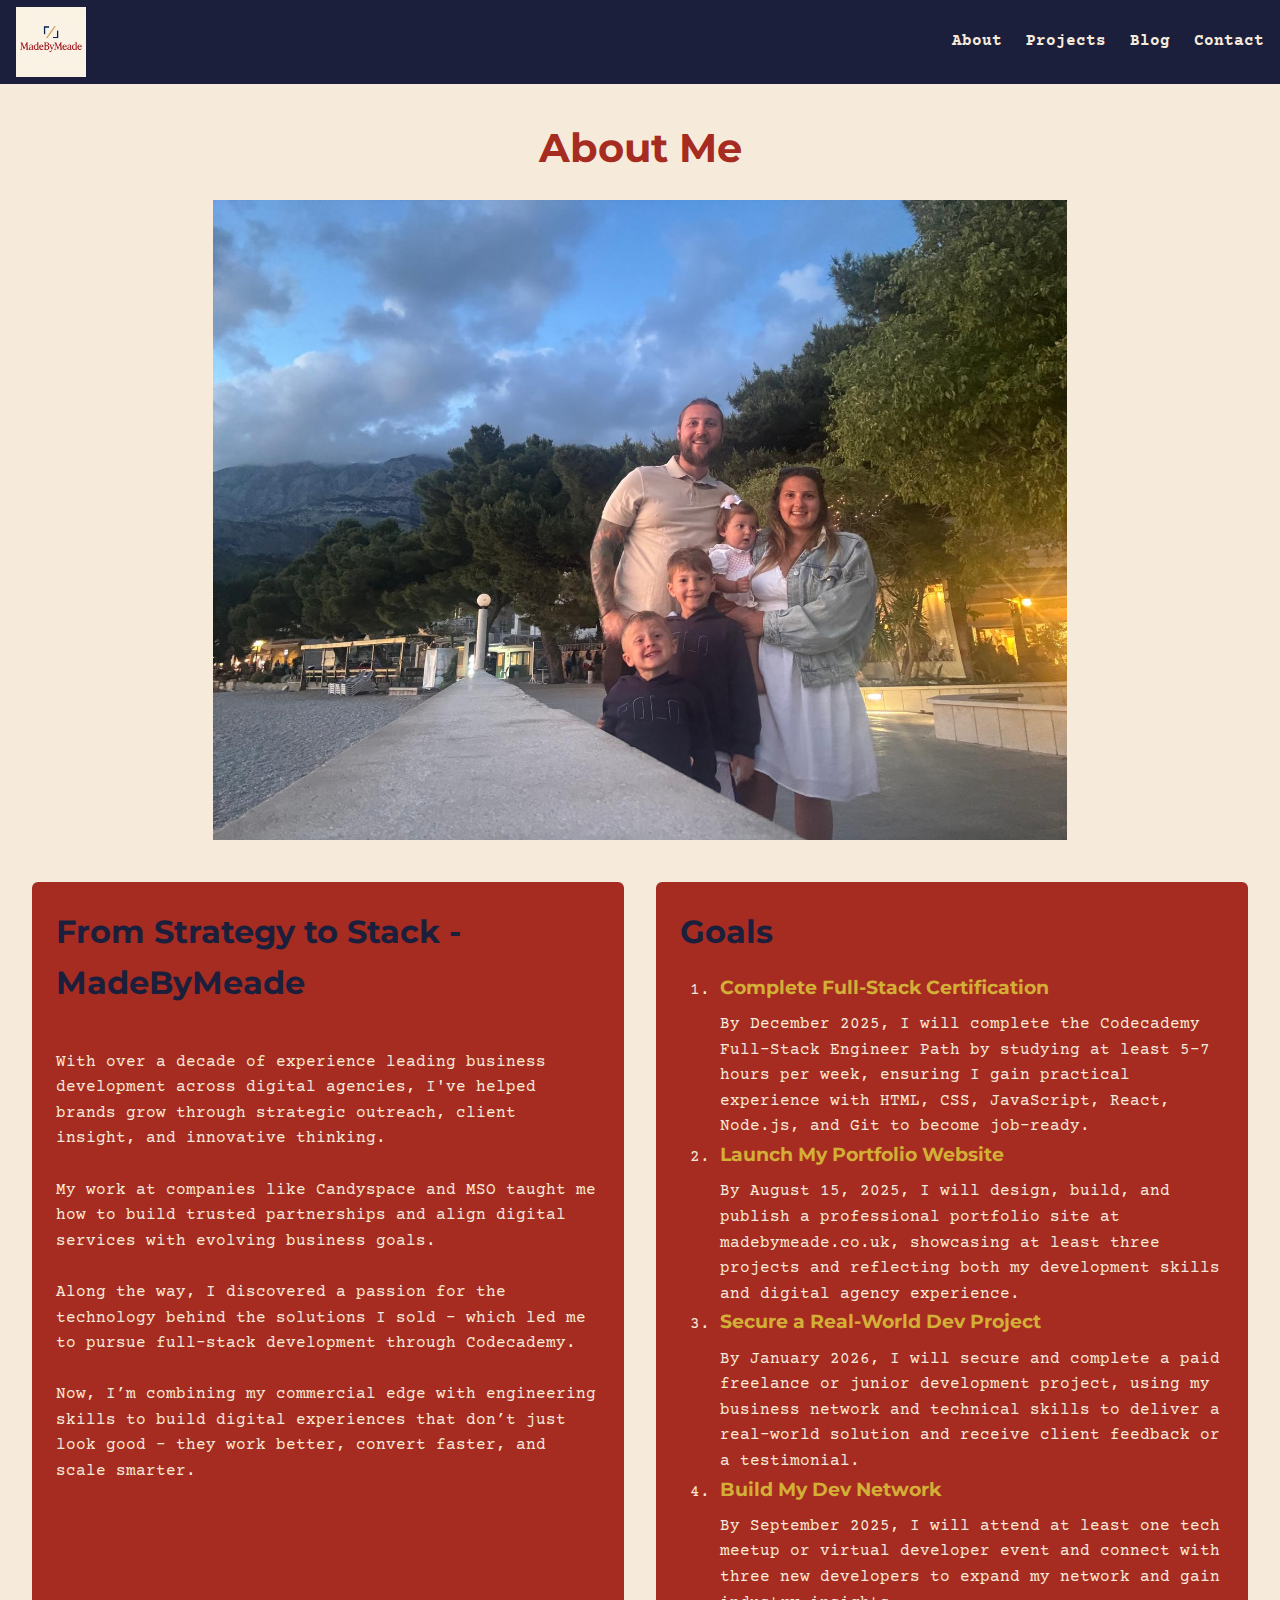
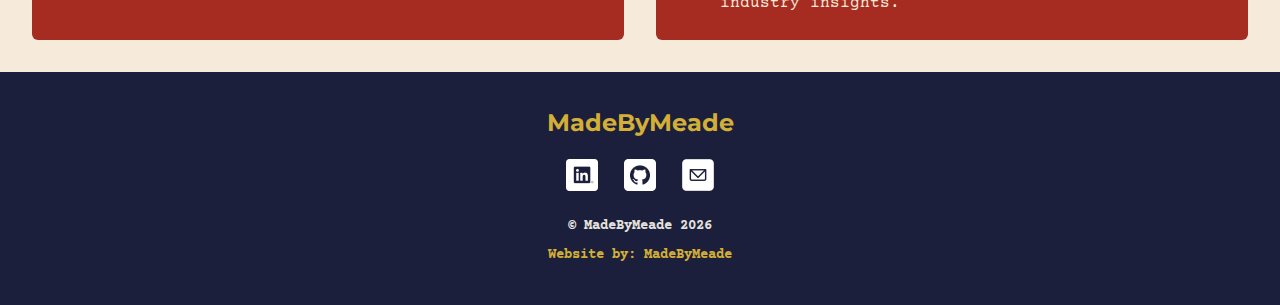
<file: about.html>
<!DOCTYPE html>
<html lang="en">
<head>
    <meta charset="UTF-8">
    <meta name="viewport" content="width=device-width, initial-scale=1.0">
    <title>About Sam Meade | MadeByMeade</title>
    <link rel="stylesheet" href="./index.css">
    <link rel="icon" type="image/ico" href="./Images/favicon.png">
    <script src="./script.js"></script>
    <!-- Google Font Imports -->
    <link rel="preconnect" href="https://fonts.googleapis.com">
    <link rel="preconnect" href="https://fonts.gstatic.com" crossorigin>
    <link href="https://fonts.googleapis.com/css2?family=Courier+Prime:ital,wght@0,400;0,700;1,400;1,700&display=swap" rel="stylesheet">
    <link href="https://fonts.googleapis.com/css2?family=Montserrat:ital,wght@0,100..900;1,100..900&display=swap" rel="stylesheet">
</head>
<body>
    <!-- Header Section -->
    <header>
        <!-- Logo Section-->
        <div class="desktop-logo">
            <a href="./index.html">
                <img src="./Images/secondary-logo.png" alt="Company Logo">
            </a>
        </div>
        <!-- Navigation -->
        <nav aria-label="Navigation">
            <ul>
                <li><a href="./about.html">About</a></li>
                <li><a href="#projects">Projects</a></li>
                <li><a href="#blog">Blog</a></li>
                <li><a href="./contact.html">Contact</a></li>
            </ul>
        </nav>
  
    </header>

    <!-- Main Section -->
    <main role="main">
        <!-- About Me Section -->
        <section class="about-me-section" role="region" aria-labelledby="about-me-heading">
            <!-- About Me Header-->
            <div class="about-me-header">
                <h1>About Me</h1>
            </div>
            <!-- Image Section -->
            <div class="image-section">
                <img src="./Images/about-us-photo.jpg" alt="Sam Meade with his family – About section photo" title="My Family & Me">
            </div>
            <!-- About Me Tiles-->
            <div class="about-me-tiles">
                <!-- Bio Section-->
                <div class="bio-section">
                    <h2 class="section-title">From Strategy to Stack - MadeByMeade</h2><br>
                    <p>With over a decade of experience leading business development across digital agencies, I've helped brands grow through strategic outreach, client insight, and innovative thinking.</p><br>
                    <p>My work at companies like Candyspace and MSO taught me how to build trusted partnerships and align digital services with evolving business goals.</p><br>
                    <p>Along the way, I discovered a passion for the technology behind the solutions I sold - which led me to pursue full-stack development through Codecademy.</p><br>
                    <p>Now, I’m combining my commercial edge with engineering skills to build digital experiences that don’t just look good - they work better, convert faster, and scale smarter.</p>
                </div>
    
                <div class="goals-section">
                    <h2 class="section-title">Goals</h2>
                        <ol>
                            <li class="goal">
                                <h3>Complete Full-Stack Certification</h3>
                                <p>By December 2025, I will complete the Codecademy Full-Stack Engineer Path by studying at least 5–7 hours per week, ensuring I gain practical experience with HTML, CSS, JavaScript, React, Node.js, and Git to become job-ready.</p>
                            </li>
                            <li class="goal">
                                <h3>Launch My Portfolio Website</h3>
                                <p>By August 15, 2025, I will design, build, and publish a professional portfolio site at madebymeade.co.uk, showcasing at least three projects and reflecting both my development skills and digital agency experience.</p>
                            </li>
                            <li class="goal">
                                <h3>Secure a Real-World Dev Project</h3>
                                <p>By January 2026, I will secure and complete a paid freelance or junior development project, using my business network and technical skills to deliver a real-world solution and receive client feedback or a testimonial.
                                </li></p>
                            <li class="goal">
                                <h3>Build My Dev Network</h3>
                                <p>By September 2025, I will attend at least one tech meetup or virtual developer event and connect with three new developers to expand my network and gain industry insights.</p>
                            </li>
                        </ol>
                </div>
            </div>
         </section>
    </main>

    <!-- Footer -->
    <footer role="contentinfo">
        <!-- Agency Details -->
        <div class="agency-icons">
            <h2>MadeByMeade</h2>
            <a href="https://www.linkedin.com/in/sammeade/" target="_blank" aria-label="Linkedin">
                <img src="./Images/linkedin-icon.png" class="agency-icon" alt="Linkedin icon">
            </a>    
            <a href="https://github.com/SamMeade24" target="_blank" aria-label="GitHub">
                <img src="./Images/GitHub-icon.png" class="agency-icon" alt="GitHub icon">
            </a> 
            <a href="mailto:sammeade1990@outlook.com" target="_blank" aria-label="Email">
                <img src="./Images/email-icon.png" class="agency-icon" alt="Email icon" title="Email">
            </a>
        </div>

        <!-- Company Signature -->
        <div class="web-signature">
            <div id="copyright">
                <h5>© MadeByMeade 2025</h5>
            </div>

            <div id="agency-signature">
                <h5><a href="https://www.linkedin.com/in/sammeade/" target="_blank">Website by: MadeByMeade</a></h5>
            </div>
        </div>
    </footer>
</body>
</html>
</file>
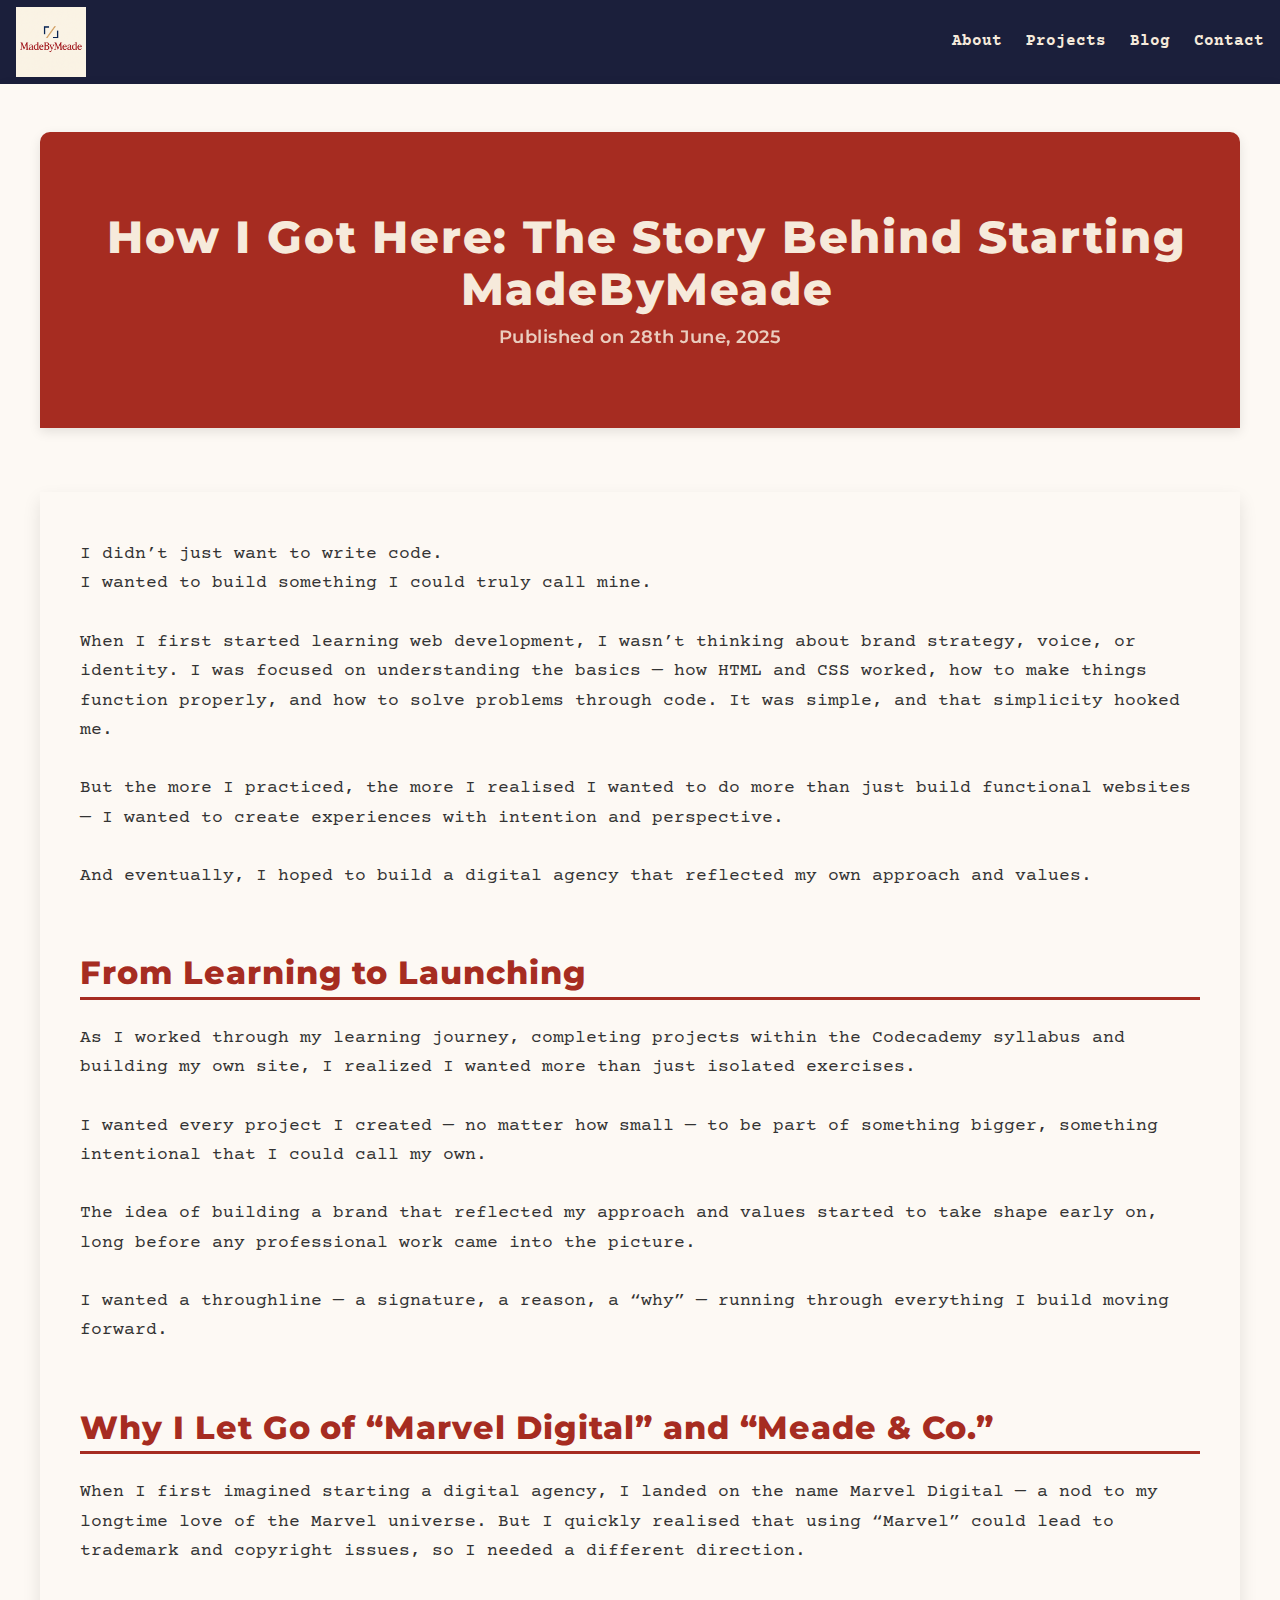
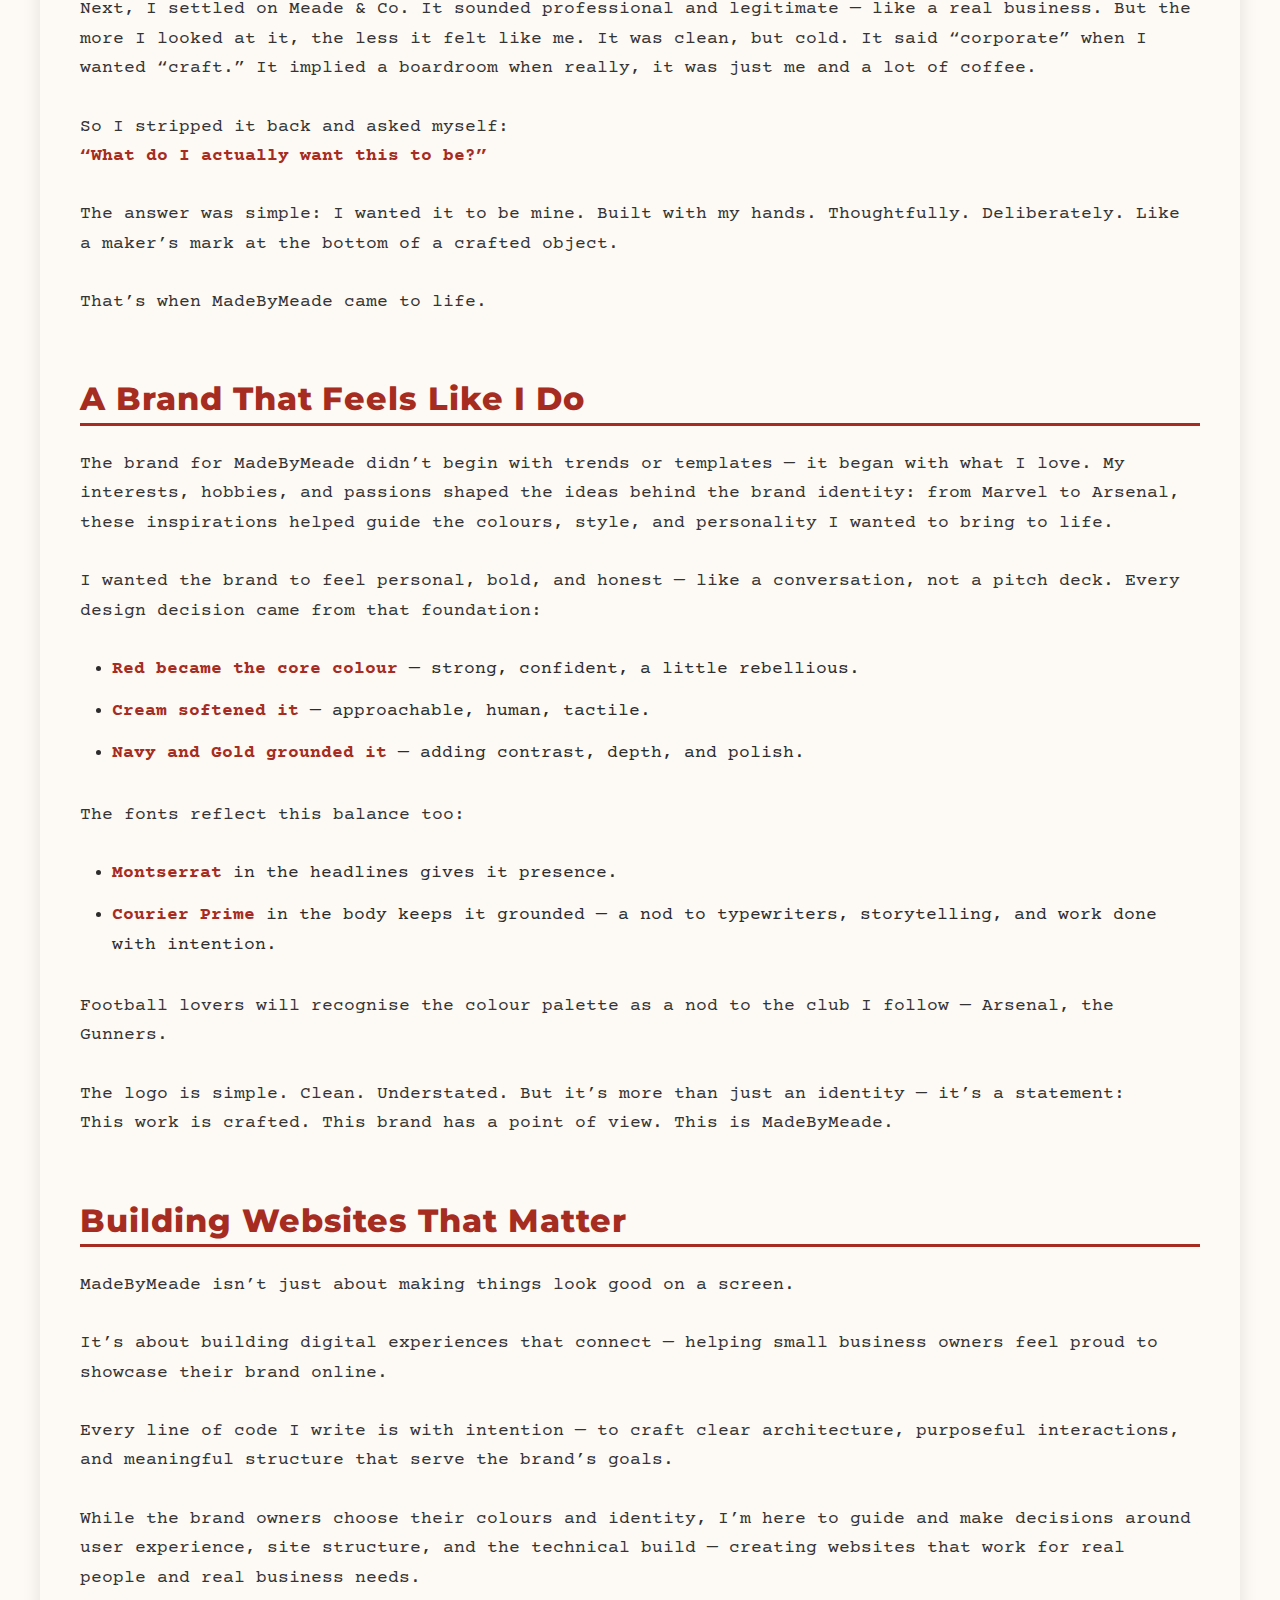
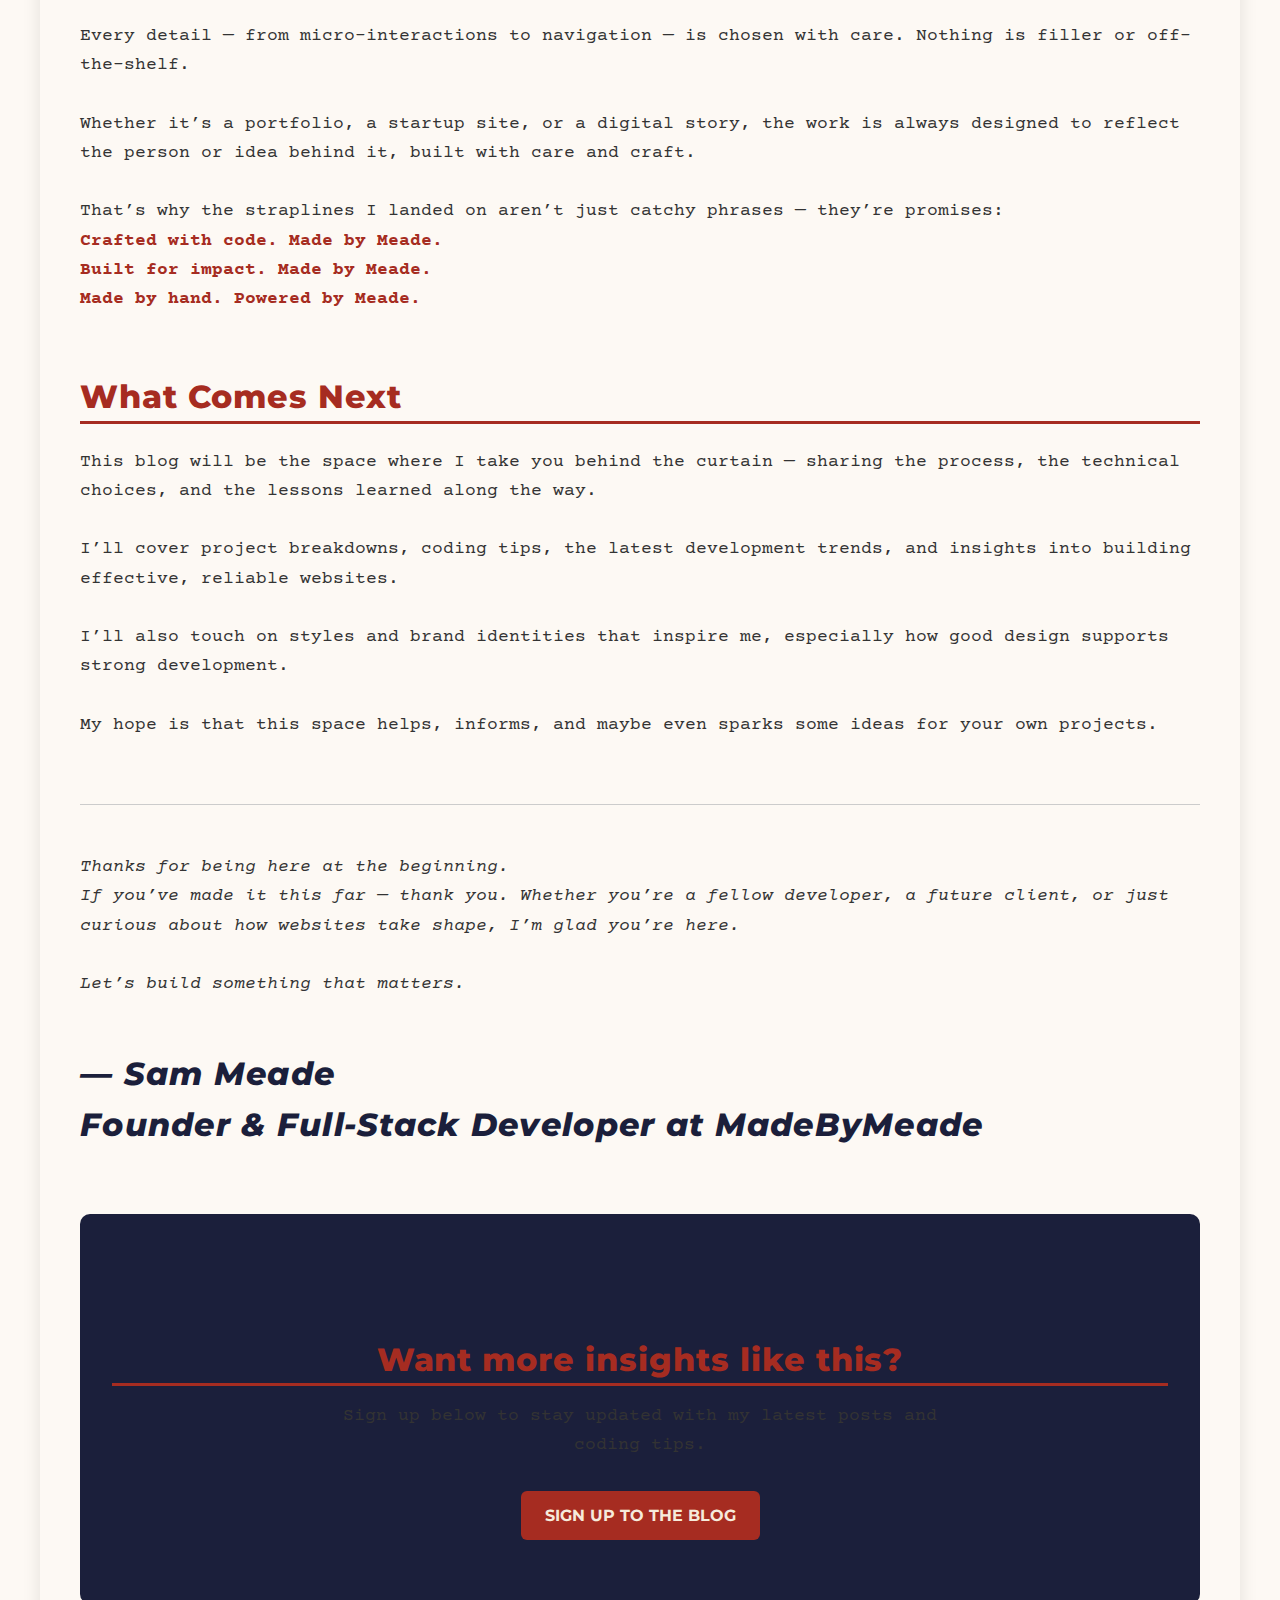
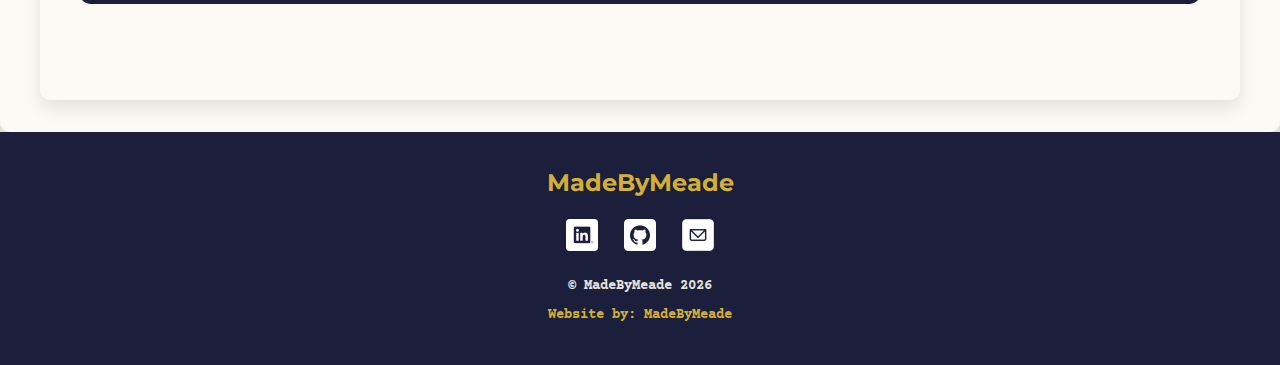
<file: blog-how-i-got-here.html>
<!DOCTYPE html>
<html lang="en">
    <head>
        <meta charset="UTF-8" />
        <meta name="viewport" content="width=device-width, initial-scale=1.0" />
        <title>Blog: How I Got Here | MadeByMeade</title>
        <link rel="stylesheet" href="./index.css" />
        <link rel="icon" type="image/ico" href="./Images/favicon.png" />
        <script src="./script.js"></script>
        <!-- Google Font Imports -->
        <link rel="preconnect" href="https://fonts.googleapis.com" />
        <link rel="preconnect" href="https://fonts.gstatic.com" crossorigin />
        <link
            href="https://fonts.googleapis.com/css2?family=Courier+Prime:ital,wght@0,400;0,700;1,400;1,700&display=swap"
            rel="stylesheet"
        />
        <link
            href="https://fonts.googleapis.com/css2?family=Montserrat:ital,wght@0,100..900;1,100..900&display=swap"
            rel="stylesheet"
        />
    </head>
    <body>
        <!-- Header Section -->
        <header>
            <!-- Logo Section-->
            <div class="desktop-logo">
                <a href="./index.html">
                    <img src="./Images/secondary-logo.png" alt="Company Logo" />
                </a>
            </div>
            <!-- Navigation -->
            <nav aria-label="Navigation">
                <ul>
                    <li><a href="./about.html">About</a></li>
                    <li><a href="#projects">Projects</a></li>
                    <li><a href="./blog.html">Blog</a></li>
                    <li><a href="./contact.html">Contact</a></li>
                </ul>
            </nav>
        </header>

        <!-- Main Section -->
        <main role="main" class="blog-post">
            <section class="blog-hero">
                <h1 class="blog-title">How I Got Here: The Story Behind Starting MadeByMeade</h1>
                <p class="blog-date">Published on 28th June, 2025</p>
            </section>
            
            <article class="blog-post">
                <section>
                    <p>I didn’t just want to write code.<br />
                    I wanted to build something I could truly call mine.</p>

                    <p>When I first started learning web development, I wasn’t thinking about brand strategy, voice, or identity. I was focused on understanding the basics — how HTML and CSS worked, how to make things function properly, and how to solve problems through code. It was simple, and that simplicity hooked me.</p>

                    <p>But the more I practiced, the more I realised I wanted to do more than just build functional websites — I wanted to create experiences with intention and perspective.</p>

                    <p>And eventually, I hoped to build a digital agency that reflected my own approach and values.</p>
                </section>

                <section>
                    <h2>From Learning to Launching</h2>
                    <p>As I worked through my learning journey, completing projects within the Codecademy syllabus and building my own site, I realized I wanted more than just isolated exercises.</p>

                    <p>I wanted every project I created — no matter how small — to be part of something bigger, something intentional that I could call my own.</p>

                    <p>The idea of building a brand that reflected my approach and values started to take shape early on, long before any professional work came into the picture.</p>

                    <p>I wanted a throughline — a signature, a reason, a “why” — running through everything I build moving forward.</p>
                </section>

                <section>
                    <h2>Why I Let Go of “Marvel Digital” and “Meade & Co.”</h2>
                    <p>When I first imagined starting a digital agency, I landed on the name Marvel Digital — a nod to my longtime love of the Marvel universe. But I quickly realised that using “Marvel” could lead to trademark and copyright issues, so I needed a different direction.</p>

                    <p>Next, I settled on Meade & Co. It sounded professional and legitimate — like a real business. But the more I looked at it, the less it felt like me. It was clean, but cold. It said “corporate” when I wanted “craft.” It implied a boardroom when really, it was just me and a lot of coffee.</p>

                    <p>So I stripped it back and asked myself:<br />
                    <strong>“What do I actually want this to be?”</strong></p>

                    <p>The answer was simple: I wanted it to be mine. Built with my hands. Thoughtfully. Deliberately. Like a maker’s mark at the bottom of a crafted object.</p>

                    <p>That’s when MadeByMeade came to life.</p>
                </section>

                <section>
                    <h2>A Brand That Feels Like I Do</h2>
                    <p>The brand for MadeByMeade didn’t begin with trends or templates — it began with what I love. My interests, hobbies, and passions shaped the ideas behind the brand identity: from Marvel to Arsenal, these inspirations helped guide the colours, style, and personality I wanted to bring to life.</p>

                    <p>I wanted the brand to feel personal, bold, and honest — like a conversation, not a pitch deck. Every design decision came from that foundation:</p>

                    <ul>
                        <li><strong>Red became the core colour</strong> — strong, confident, a little rebellious.</li>
                        <li><strong>Cream softened it</strong> — approachable, human, tactile.</li>
                        <li><strong>Navy and Gold grounded it</strong> — adding contrast, depth, and polish.</li>
                    </ul>

                    <p>The fonts reflect this balance too:</p>
                    <ul>
                        <li><strong>Montserrat</strong> in the headlines gives it presence.</li>
                        <li><strong>Courier Prime</strong> in the body keeps it grounded — a nod to typewriters, storytelling, and work done with intention.</li>
                    </ul>

                    <p>Football lovers will recognise the colour palette as a nod to the club I follow — Arsenal, the Gunners.</p>

                    <p>The logo is simple. Clean. Understated. But it’s more than just an identity — it’s a statement:<br />
                    This work is crafted. This brand has a point of view. This is MadeByMeade.</p>
                </section>

                <section>
                    <h2>Building Websites That Matter</h2>
                    <p>MadeByMeade isn’t just about making things look good on a screen.</p>

                    <p>It’s about building digital experiences that connect — helping small business owners feel proud to showcase their brand online.</p>

                    <p>Every line of code I write is with intention — to craft clear architecture, purposeful interactions, and meaningful structure that serve the brand’s goals.</p>

                    <p>While the brand owners choose their colours and identity, I’m here to guide and make decisions around user experience, site structure, and the technical build — creating websites that work for real people and real business needs.</p>

                    <p>Every detail — from micro-interactions to navigation — is chosen with care. Nothing is filler or off-the-shelf.</p>

                    <p>Whether it’s a portfolio, a startup site, or a digital story, the work is always designed to reflect the person or idea behind it, built with care and craft.</p>

                    <p>That’s why the straplines I landed on aren’t just catchy phrases — they’re promises:<br />
                    <strong>Crafted with code. Made by Meade.<br />
                    Built for impact. Made by Meade.<br />
                    Made by hand. Powered by Meade.</strong></p>
                </section>

                <section>
                    <h2>What Comes Next</h2>
                    <p>This blog will be the space where I take you behind the curtain — sharing the process, the technical choices, and the lessons learned along the way.</p>

                    <p>I’ll cover project breakdowns, coding tips, the latest development trends, and insights into building effective, reliable websites.</p>

                    <p>I’ll also touch on styles and brand identities that inspire me, especially how good design supports strong development.</p>

                    <p>My hope is that this space helps, informs, and maybe even sparks some ideas for your own projects.</p>
                </section>

                <section class="blog-post-footer">
                    <p>Thanks for being here at the beginning.<br />
                    If you’ve made it this far — thank you. Whether you’re a fellow developer, a future client, or just curious about how websites take shape, I’m glad you’re here.</p>
                  
                    <p>Let’s build something that matters.</p>
                  
                    <p class="closing-phrase">— Sam Meade<br />
                    Founder &amp; Full-Stack Developer at MadeByMeade</p>
                  </section>

                <section class="blog-cta-link">
                    <h2>Want more insights like this?</h2>
                    <p>Sign up below to stay updated with my latest posts and coding tips.</p>
                    <a href="blog.html#blog-signup" class="cta-scroll-button">Sign Up to the Blog</a>
                </section>
            </article>
        </main>

        <!-- Footer -->
        <footer role="contentinfo">
            <!-- Agency Details -->
            <div class="agency-icons">
                <h2>MadeByMeade</h2>
                <a href="https://www.linkedin.com/in/sammeade/" target="_blank" aria-label="Linkedin">
                    <img src="./Images/linkedin-icon.png" class="agency-icon" alt="Linkedin icon" />
                </a>
                <a href="https://github.com/SamMeade24" target="_blank" aria-label="GitHub">
                    <img src="./Images/GitHub-icon.png" class="agency-icon" alt="GitHub icon" />
                </a>
                <a href="mailto:sammeade1990@outlook.com" target="_blank" aria-label="Email">
                    <img src="./Images/email-icon.png" class="agency-icon" alt="Email icon" title="Email" />
                </a>
            </div>

            <!-- Company Signature -->
            <div class="web-signature">
                <div id="copyright">
                    <h5>© MadeByMeade 2025</h5>
                </div>

                <div id="agency-signature">
                    <h5>
                        <a href="https://www.linkedin.com/in/sammeade/" target="_blank">Website by: MadeByMeade</a>
                    </h5>
                </div>
            </div>
        </footer>
    </body>
</html>
</file>
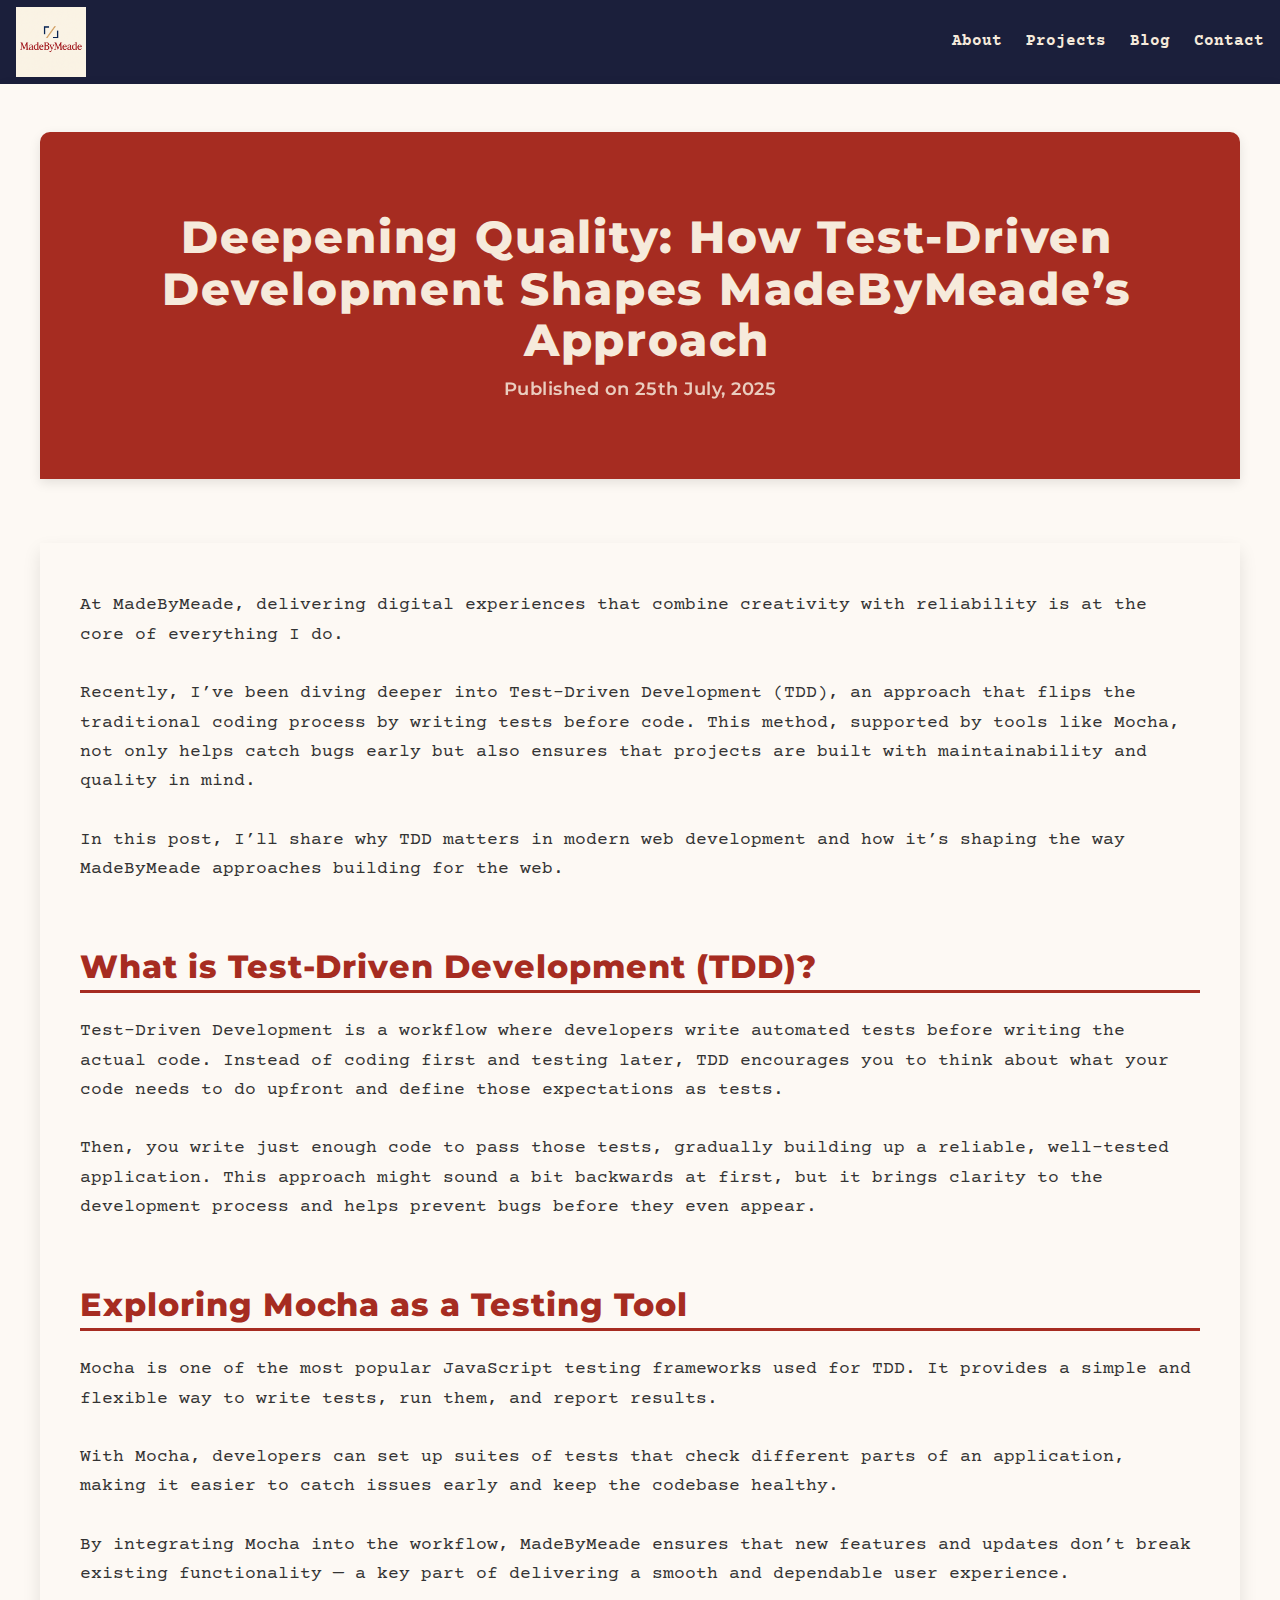
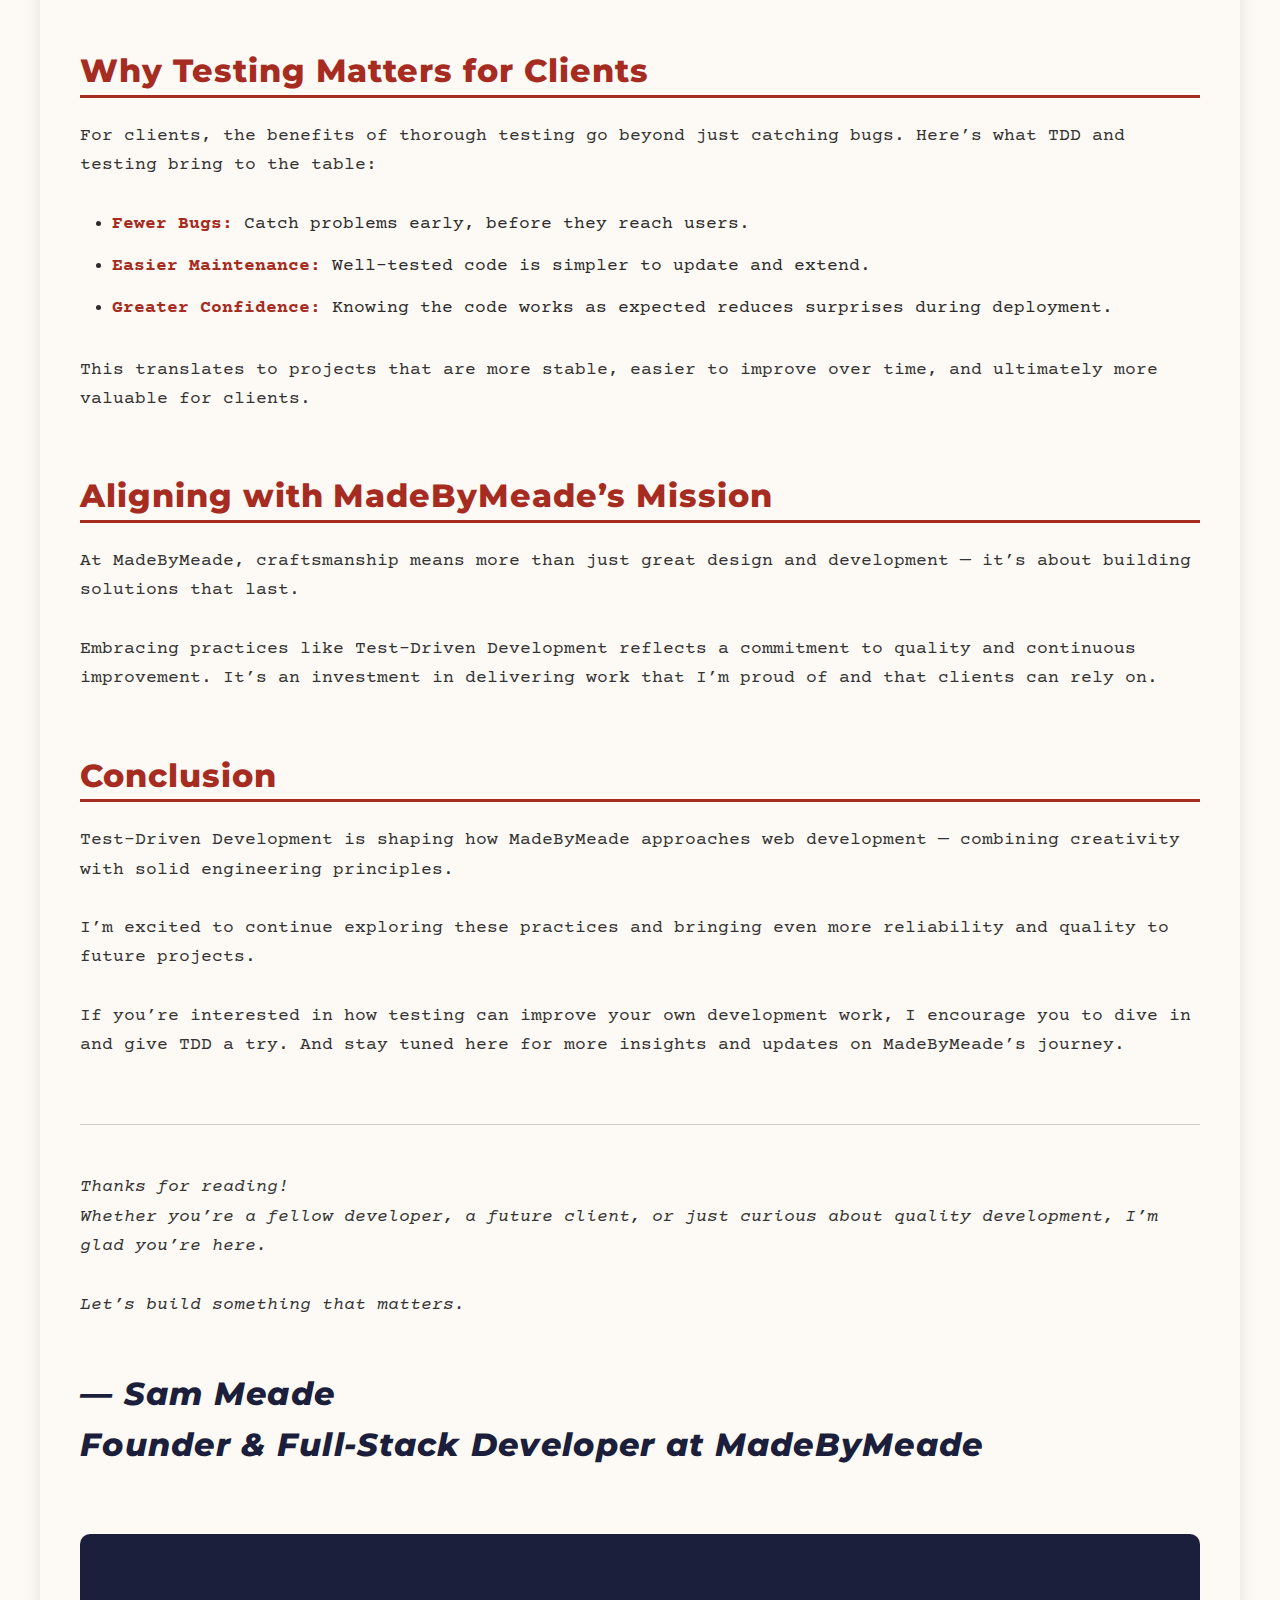
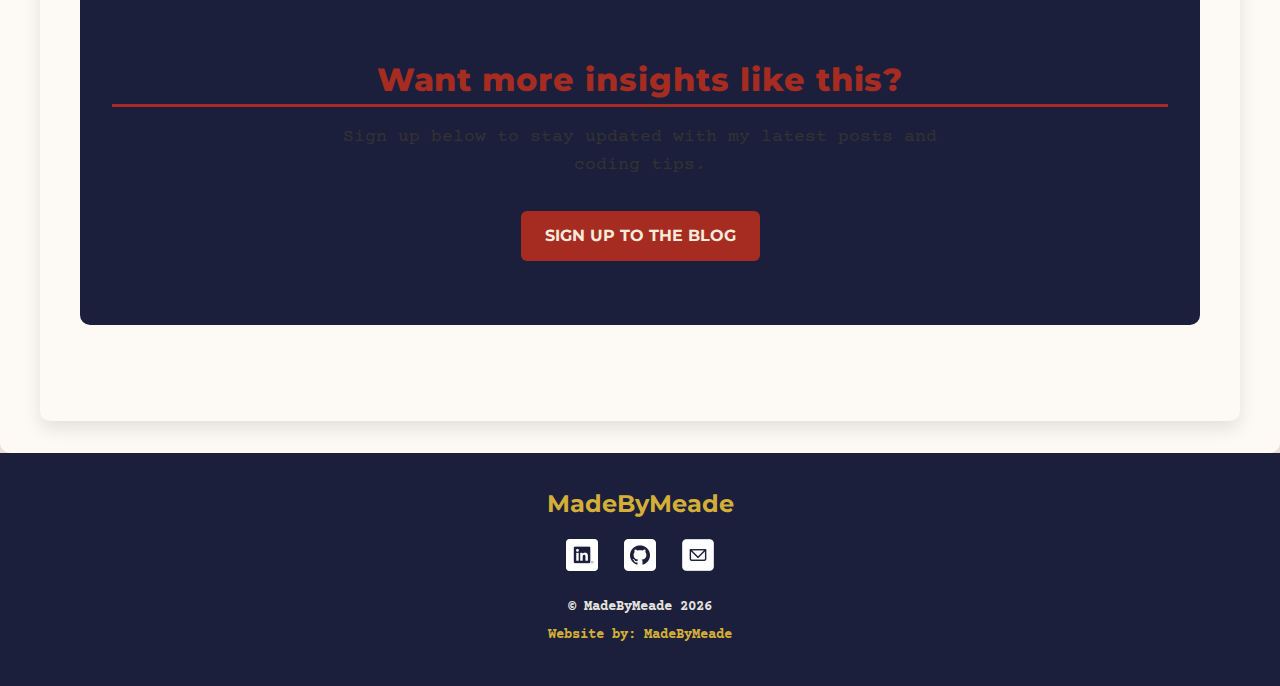
<file: blog-tdd.html>
<!DOCTYPE html>
<html lang="en">
    <head>
        <meta charset="UTF-8" />
        <meta name="viewport" content="width=device-width, initial-scale=1.0" />
        <title>Blog: How Test-Driven Development Shapes MadeByMeade | MadeByMeade</title>
        <link rel="stylesheet" href="./index.css" />
        <link rel="icon" type="image/ico" href="./Images/favicon.png" />
        <script src="./script.js"></script>
        <!-- Google Font Imports -->
        <link rel="preconnect" href="https://fonts.googleapis.com" />
        <link rel="preconnect" href="https://fonts.gstatic.com" crossorigin />
        <link
            href="https://fonts.googleapis.com/css2?family=Courier+Prime:ital,wght@0,400;0,700;1,400;1,700&display=swap"
            rel="stylesheet"
        />
        <link
            href="https://fonts.googleapis.com/css2?family=Montserrat:ital,wght@0,100..900;1,100..900&display=swap"
            rel="stylesheet"
        />
    </head>
    <body>
        <!-- Header Section -->
        <header>
            <!-- Logo Section-->
            <div class="desktop-logo">
                <a href="./index.html">
                    <img src="./Images/secondary-logo.png" alt="Company Logo" />
                </a>
            </div>
            <!-- Navigation -->
            <nav aria-label="Navigation">
                <ul>
                    <li><a href="./about.html">About</a></li>
                    <li><a href="#projects">Projects</a></li>
                    <li><a href="./blog.html">Blog</a></li>
                    <li><a href="./contact.html">Contact</a></li>
                </ul>
            </nav>
        </header>

        <!-- Main Section -->
        <main role="main" class="blog-post">
            <section class="blog-hero">
                <h1 class="blog-title">Deepening Quality: How Test-Driven Development Shapes MadeByMeade’s Approach</h1>
                <p class="blog-date">Published on 25th July, 2025</p>
            </section>
            
            <article class="blog-post">
                <section>
                    <p>At MadeByMeade, delivering digital experiences that combine creativity with reliability is at the core of everything I do.</p>

                    <p>Recently, I’ve been diving deeper into Test-Driven Development (TDD), an approach that flips the traditional coding process by writing tests before code. This method, supported by tools like Mocha, not only helps catch bugs early but also ensures that projects are built with maintainability and quality in mind.</p>

                    <p>In this post, I’ll share why TDD matters in modern web development and how it’s shaping the way MadeByMeade approaches building for the web.</p>
                </section>

                <section>
                    <h2>What is Test-Driven Development (TDD)?</h2>
                    <p>Test-Driven Development is a workflow where developers write automated tests before writing the actual code. Instead of coding first and testing later, TDD encourages you to think about what your code needs to do upfront and define those expectations as tests.</p>

                    <p>Then, you write just enough code to pass those tests, gradually building up a reliable, well-tested application. This approach might sound a bit backwards at first, but it brings clarity to the development process and helps prevent bugs before they even appear.</p>
                </section>

                <section>
                    <h2>Exploring Mocha as a Testing Tool</h2>
                    <p>Mocha is one of the most popular JavaScript testing frameworks used for TDD. It provides a simple and flexible way to write tests, run them, and report results.</p>

                    <p>With Mocha, developers can set up suites of tests that check different parts of an application, making it easier to catch issues early and keep the codebase healthy.</p>

                    <p>By integrating Mocha into the workflow, MadeByMeade ensures that new features and updates don’t break existing functionality — a key part of delivering a smooth and dependable user experience.</p>
                </section>

                <section>
                    <h2>Why Testing Matters for Clients</h2>
                    <p>For clients, the benefits of thorough testing go beyond just catching bugs. Here’s what TDD and testing bring to the table:</p>
                    <ul>
                        <li><strong>Fewer Bugs:</strong> Catch problems early, before they reach users.</li>
                        <li><strong>Easier Maintenance:</strong> Well-tested code is simpler to update and extend.</li>
                        <li><strong>Greater Confidence:</strong> Knowing the code works as expected reduces surprises during deployment.</li>
                    </ul>
                    <p>This translates to projects that are more stable, easier to improve over time, and ultimately more valuable for clients.</p>
                </section>

                <section>
                    <h2>Aligning with MadeByMeade’s Mission</h2>
                    <p>At MadeByMeade, craftsmanship means more than just great design and development — it’s about building solutions that last.</p>

                    <p>Embracing practices like Test-Driven Development reflects a commitment to quality and continuous improvement. It’s an investment in delivering work that I’m proud of and that clients can rely on.</p>
                </section>

                <section>
                    <h2>Conclusion</h2>
                    <p>Test-Driven Development is shaping how MadeByMeade approaches web development — combining creativity with solid engineering principles.</p>

                    <p>I’m excited to continue exploring these practices and bringing even more reliability and quality to future projects.</p>

                    <p>If you’re interested in how testing can improve your own development work, I encourage you to dive in and give TDD a try. And stay tuned here for more insights and updates on MadeByMeade’s journey.</p>
                </section>

                <section class="blog-post-footer">
                    <p>Thanks for reading!<br />
                    Whether you’re a fellow developer, a future client, or just curious about quality development, I’m glad you’re here.</p>
                    
                    <p>Let’s build something that matters.</p>
                    
                    <p class="closing-phrase">— Sam Meade<br />
                    Founder &amp; Full-Stack Developer at MadeByMeade</p>
                </section>

                <section class="blog-cta-link">
                    <h2>Want more insights like this?</h2>
                    <p>Sign up below to stay updated with my latest posts and coding tips.</p>
                    <a href="blog.html#blog-signup" class="cta-scroll-button">Sign Up to the Blog</a>
                </section>
            </article>
        </main>

        <!-- Footer -->
        <footer role="contentinfo">
            <!-- Agency Details -->
            <div class="agency-icons">
                <h2>MadeByMeade</h2>
                <a href="https://www.linkedin.com/in/sammeade/" target="_blank" aria-label="Linkedin">
                    <img src="./Images/linkedin-icon.png" class="agency-icon" alt="Linkedin icon" />
                </a>
                <a href="https://github.com/SamMeade24" target="_blank" aria-label="GitHub">
                    <img src="./Images/GitHub-icon.png" class="agency-icon" alt="GitHub icon" />
                </a>
                <a href="mailto:sammeade1990@outlook.com" target="_blank" aria-label="Email">
                    <img src="./Images/email-icon.png" class="agency-icon" alt="Email icon" title="Email" />
                </a>
            </div>

            <!-- Company Signature -->
            <div class="web-signature">
                <div id="copyright">
                    <h5>© MadeByMeade 2025</h5>
                </div>

                <div id="agency-signature">
                    <h5>
                        <a href="https://www.linkedin.com/in/sammeade/" target="_blank">Website by: MadeByMeade</a>
                    </h5>
                </div>
            </div>
        </footer>
    </body>
</html>
</file>
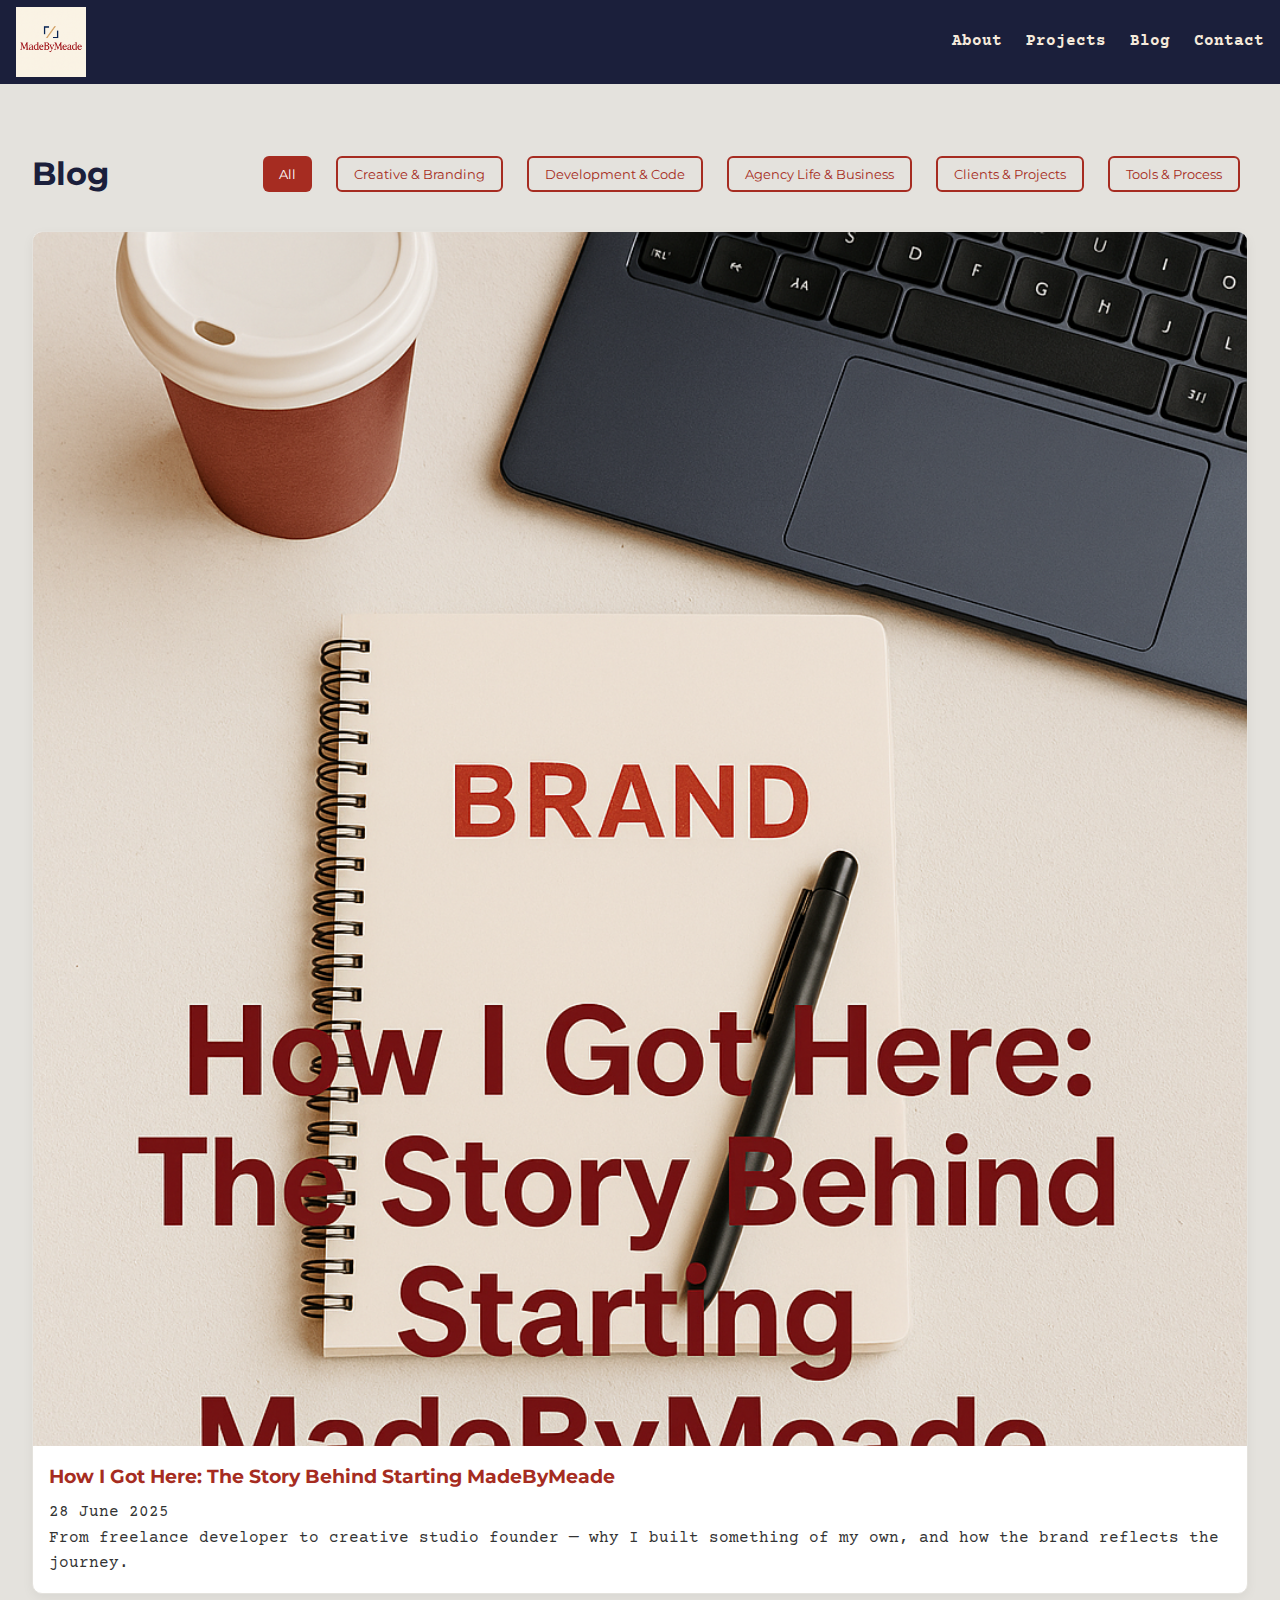
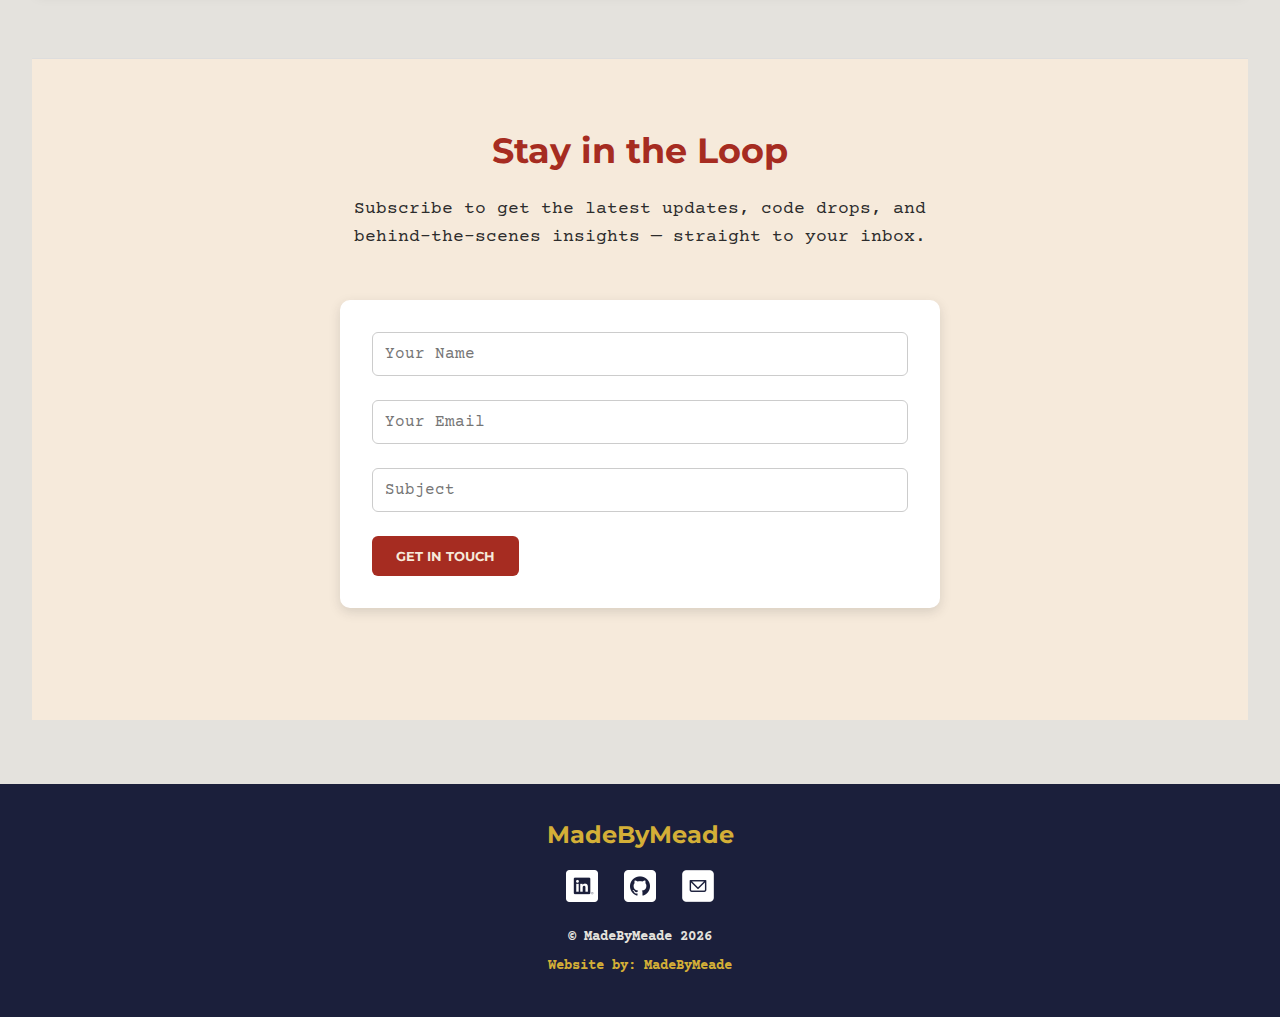
<file: blog.html>
<!DOCTYPE html>
<html lang="en">
<head>
    <meta charset="UTF-8">
    <meta name="viewport" content="width=device-width, initial-scale=1.0">
    <title>Blog | MadeByMeade</title>
    <link rel="stylesheet" href="./index.css">
    <link rel="icon" type="image/ico" href="./Images/favicon.png">
    <script src="./script.js"></script>
    <!-- Google Font Imports -->
    <link rel="preconnect" href="https://fonts.googleapis.com">
    <link rel="preconnect" href="https://fonts.gstatic.com" crossorigin>
    <link href="https://fonts.googleapis.com/css2?family=Courier+Prime:ital,wght@0,400;0,700;1,400;1,700&display=swap" rel="stylesheet">
    <link href="https://fonts.googleapis.com/css2?family=Montserrat:ital,wght@0,100..900;1,100..900&display=swap" rel="stylesheet">
</head>
<body>
    <!-- Header Section -->
    <header>
        <!-- Logo Section-->
        <div class="desktop-logo">
            <a href="./index.html">
                <img src="./Images/secondary-logo.png" alt="Company Logo">
            </a>
        </div>
        <!-- Navigation -->
        <nav aria-label="Navigation">
            <ul>
                <li><a href="./about.html">About</a></li>
                <li><a href="#projects">Projects</a></li>
                <li><a href="./blog.html">Blog</a></li>
                <li><a href="./contact.html">Contact</a></li>
            </ul>
        </nav>
  
    </header>

    <!-- Main Section -->
    <main role="main">
        <!-- Blog Section -->
        <section class="blog-section" role="region" aria-labelledby="blog-section-heading">
            <!-- Blog Header -->
            <div class="blog-section-header">
                <h1 class="section-title">Blog</h1>
                <div class="filter-tabs">
                    <button data-filter="all" class="active">All</button>
                    <button data-filter="creative-and-branding">Creative & Branding</button>
                    <button data-filter="development-and-code">Development & Code</button>
                    <button data-filter="agency-life-and-business">Agency Life & Business</button>
                    <button data-filter="clients-and-projects">Clients & Projects</button>
                    <button data-filter="tools-and-process">Tools & Process</button>
                </div>
            </div>
            
            <!-- Blog Grid -->
            <div class="blog-grid">
                <!-- Most Recent Blog -->
                <article class="featured-blog" data-category="agency-life-and-business">
                    <div class="blog-image">
                        <img src="./Images/how-i-got-here.png" alt="How I Got Here blog screenshot">
                    </div>
                    <div class="blog-content">
                        <a href="blog-how-i-got-here.html">
                            <h3>How I Got Here: The Story Behind Starting MadeByMeade</h3>
                            <p>28 June 2025</p>
                            <p>From freelance developer to creative studio founder — why I built something of my own, and how the brand reflects the journey.</p>
                        </a>
                    </div>
                </article>
      
            <!-- Future blog posts can be added here in the same structure -->
            </div>

            <!-- Subscribe to Blog Form-->
            <div class="subscribe-to-blog">
                <h2>Stay in the Loop</h2>
                <p>Subscribe to get the latest updates, code drops, and behind-the-scenes insights — straight to your inbox.</p>
                <div class="blog-form">
                    <form action="https://formsubmit.co/sammeade1990@outlook.com" method="POST">
                        <input type="text" name="_name" required placeholder="Your Name" class="contact-input" autocomplete="name" aria-label="Your Name">
                        <input type="email" name="_email" required placeholder="Your Email" class="contact-input" autocomplete="email" aria-label="Your Email">
                        <input type="text" name="_subject" required placeholder="Subject" class="contact-subject" autocomplete="off" aria-label="Subject">
                        <button type="submit" class="submit-button">Get in Touch</button>
                    </form>
                </div>
            </div>
        </section>
    </main>      

    <!-- Footer -->
    <footer role="contentinfo">
        <!-- Agency Details -->
        <div class="agency-icons">
            <h2>MadeByMeade</h2>
            <a href="https://www.linkedin.com/in/sammeade/" target="_blank" aria-label="Linkedin">
                <img src="./Images/linkedin-icon.png" class="agency-icon" alt="Linkedin icon">
            </a>    
            <a href="https://github.com/SamMeade24" target="_blank" aria-label="GitHub">
                <img src="./Images/GitHub-icon.png" class="agency-icon" alt="GitHub icon">
            </a> 
            <a href="mailto:sammeade1990@outlook.com" target="_blank" aria-label="Email">
                <img src="./Images/email-icon.png" class="agency-icon" alt="Email icon" title="Email">
            </a>
        </div>

        <!-- Company Signature -->
        <div class="web-signature">
            <div id="copyright">
                <h5>© MadeByMeade 2025</h5>
            </div>

            <div id="agency-signature">
                <h5><a href="https://www.linkedin.com/in/sammeade/" target="_blank">Website by: MadeByMeade</a></h5>
            </div>
        </div>
    </footer> 
</body>
</html>
</file>
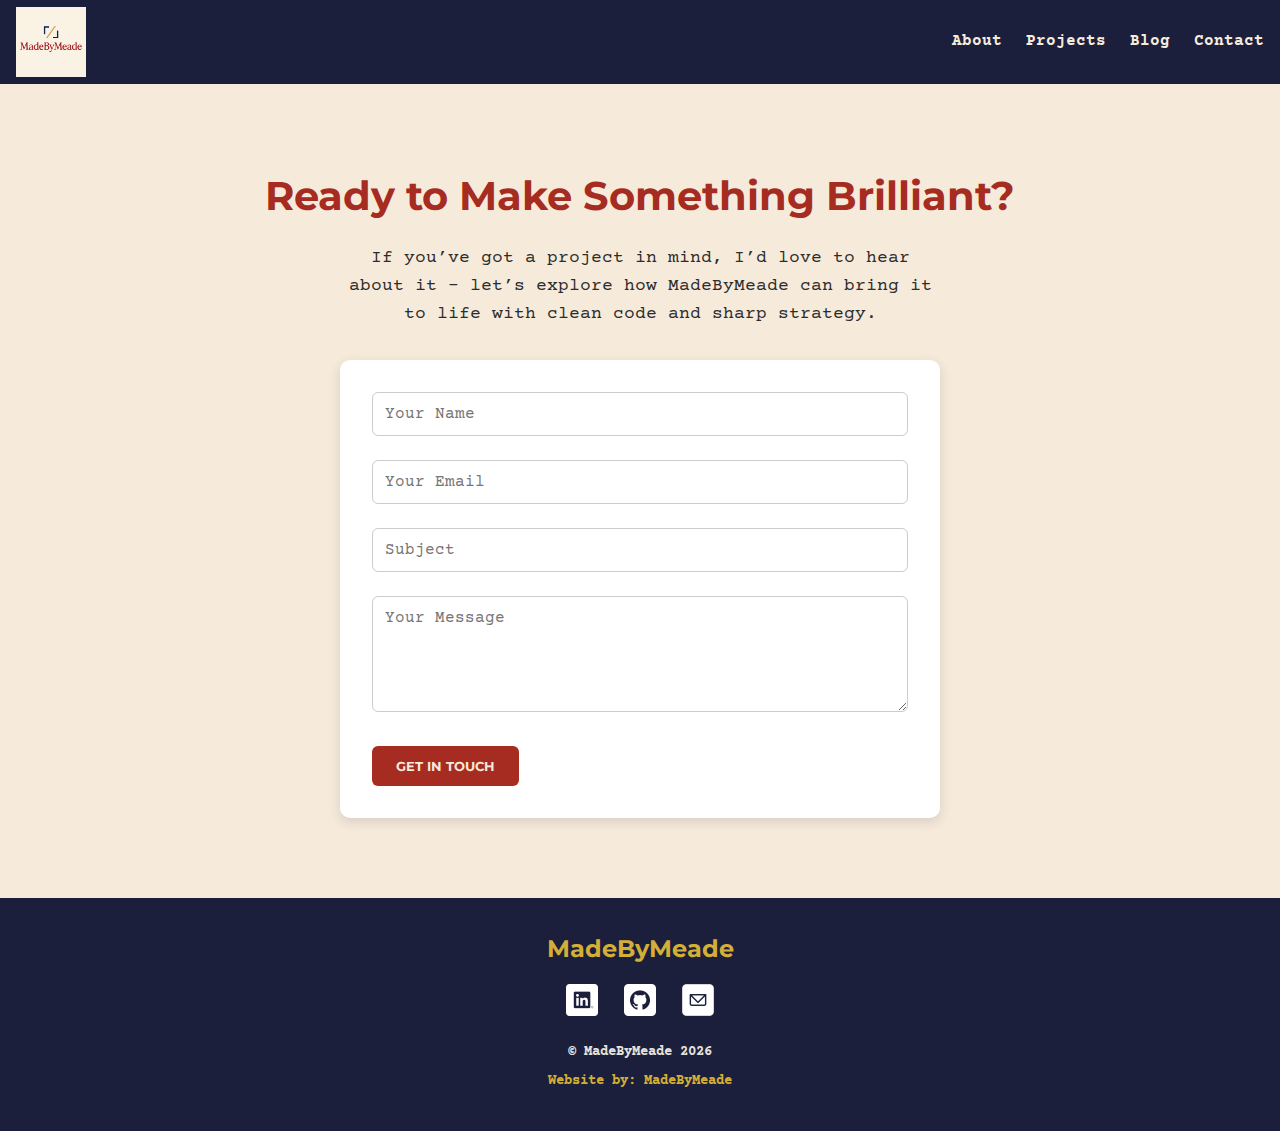
<file: contact.html>
<!DOCTYPE html>
<html lang="en">
<head>
    <meta charset="UTF-8">
    <meta name="viewport" content="width=device-width, initial-scale=1.0">
    <title>Contact Sam Meade | MadeByMeade</title>
    <link rel="stylesheet" href="./index.css">
    <link rel="icon" type="image/ico" href="./Images/favicon.png">
    <script src="./script.js"></script>
    <!-- Google Font Imports -->
    <link rel="preconnect" href="https://fonts.googleapis.com">
    <link rel="preconnect" href="https://fonts.gstatic.com" crossorigin>
    <link href="https://fonts.googleapis.com/css2?family=Courier+Prime:ital,wght@0,400;0,700;1,400;1,700&display=swap" rel="stylesheet">
    <link href="https://fonts.googleapis.com/css2?family=Montserrat:ital,wght@0,100..900;1,100..900&display=swap" rel="stylesheet">
</head>
<body>
    <!-- Header Section -->
    <header>
        <!-- Logo Section-->
        <div class="desktop-logo">
            <a href="./index.html">
                <img src="./Images/secondary-logo.png" alt="Company Logo">
            </a>
        </div>
        <!-- Navigation -->
        <nav aria-label="Navigation">
            <ul>
                <li><a href="./about.html">About</a></li>
                <li><a href="#projects">Projects</a></li>
                <li><a href="#blog">Blog</a></li>
                <li><a href="./contact.html">Contact</a></li>
            </ul>
        </nav>
  
    </header>

    <!-- Main Section -->
    <main role="main">
        <!-- Contact Me Section -->
        <section class="contact-section">
            <!-- Contact Me Header -->
            <div class="contact-header">
                <h1>Ready to Make Something Brilliant?</h1>
            </div>
            <!-- Contact Me Content-->
            <div class="contact-content">
                <p>If you’ve got a project in mind, I’d love to hear about it - let’s explore how MadeByMeade can bring it to life with clean code and sharp strategy.</p>
            </div>
            <!-- Contact Form -->
            <div class="contact-form">
                <form action="https://formsubmit.co/sammeade1990@outlook.com" method="POST">
                    <input type="text" name="_name" required placeholder="Your Name" class="contact-input" autocomplete="name" aria-label="Your Name">
                    <input type="email" name="_email" required placeholder="Your Email" class="contact-input" autocomplete="email" aria-label="Your Email">
                    <input type="text" name="_subject" required placeholder="Subject" class="contact-subject" autocomplete="off" aria-label="Subject">
                    <textarea name="message" required placeholder="Your Message" class="contact-message" rows="5"></textarea>
                    <button type="submit" class="submit-button">Get in Touch</button>
                </form>
            </div>
        </section>

    </main>

    <!-- Footer -->
    <footer role="contentinfo">
        <!-- Agency Details -->
        <div class="agency-icons">
            <h2>MadeByMeade</h2>
            <a href="https://www.linkedin.com/in/sammeade/" target="_blank" aria-label="Linkedin">
                <img src="./Images/linkedin-icon.png" class="agency-icon" alt="Linkedin icon">
            </a>    
            <a href="https://github.com/SamMeade24" target="_blank" aria-label="GitHub">
                <img src="./Images/GitHub-icon.png" class="agency-icon" alt="GitHub icon">
            </a> 
            <a href="mailto:sammeade1990@outlook.com" target="_blank" aria-label="Email">
                <img src="./Images/email-icon.png" class="agency-icon" alt="Email icon" title="Email">
            </a>
        </div>

        <!-- Company Signature -->
        <div class="web-signature">
            <div id="copyright">
                <h5>© MadeByMeade 2025</h5>
            </div>

            <div id="agency-signature">
                <h5><a href="https://www.linkedin.com/in/sammeade/" target="_blank">Website by: MadeByMeade</a></h5>
            </div>
        </div>
    </footer>

</body>
</html>
</file>
<file: index.css>
/* Universal Styles */

* {
    margin: 0;
    padding: 0;
    box-sizing: border-box;
    scroll-behavior: smooth;
}
  
body {
    font-family: 'Courier Prime', monospace;
    background-color: #F6EADB;
    color: #2C2C2C;
    line-height: 1.6;
    font-size: 1rem;
}
  
/* Headings */

h1, h2, h3, h4, h5 {
    font-family: 'Montserrat', sans-serif;
    color: #A62C21;
    margin-bottom: 0.5em;
}
  
/* Links */
  
a {
    color: #A62C21;
    text-decoration: none;
    transition: color 0.3s ease;
}
  
a:hover {
    color: #D4AF37;
}
  
/* Header */ 

header {
    background-color: #1B1F3B;
    color: #F6EADB;
    height: 80px;
    min-height: 5.25rem;
    padding: 0 1rem;
    display: flex;
    justify-content: space-between;
    align-items: center;
    flex-wrap: wrap;
}
  
.desktop-logo img {
    height: 70px;
    display: block;
    margin: 0;
}
  
nav ul {
    display: flex;
    gap: 1.5rem;
    list-style: none;
}
  
nav a {
    color: #F6EADB;
    font-weight: bold;
}
  
nav a:hover {
    color: #D4AF37;
}
  
/* Homepage: Hero Section */

.hero-section {
    text-align: center;
    padding: 4rem 2rem;
    background-color: #F6EADB;
}
  
.hero-section h1 {
    font-size: 2.5rem;
    color: #A62C21;
}
  
.hero-section h2 {
    font-size: 1.75rem;
    color: #1B1F3B;
    margin-bottom: 1rem;
}
  
.hero-section p {
    max-width: 700px;
    margin: 0 auto 2rem;
    font-size: 1.1rem;
}

.hero-buttons {
    display: flex;
    justify-content: center;
    gap: 1rem;
    flex-wrap: wrap;
}
  
.hero-button {
    background-color: #A62C21;
    color: #F6EADB;
    padding: 0.75rem 1.5rem;
    border-radius: 6px;
    font-family: 'Montserrat', sans-serif;
    font-weight: bold;
    text-transform: uppercase;
    transition: background 0.3s, color 0.3s;
}
  
.hero-button:hover {
    background-color: #801f17;
    color: #D4AF37;
}
  
/* Homepage: Project Section */

.project-section {
    background-color: #E4E2DD;
    padding: 4rem 2rem;
}
  
.project-header {
    display: flex;
    justify-content: space-between;
    align-items: center;
    flex-wrap: wrap;
    margin-bottom: 2rem;
}
  
.section-title {
    font-size: 2rem;
    color: #1B1F3B;
}
  
.filter-tabs button {
    background: none;
    border: 2px solid #A62C21;
    color: #A62C21;
    padding: 0.5rem 1rem;
    margin: 0 0.5rem;
    border-radius: 6px;
    font-family: 'Montserrat', sans-serif;
    cursor: pointer;
    transition: all 0.3s ease;
}
  
.filter-tabs button:hover {
    background-color: #A62C21;
    color: #F6EADB;
}

.filter-tabs button.active {
    background-color: #A62C21;
    color: white;
    border: none;
}
  
.project-grid {
    display: grid;
    gap: 2rem;
    grid-template-columns: repeat(auto-fit, minmax(300px, 1fr));
}
  
.featured-project {
    background-color: #fff;
    border: 1px solid #E4E2DD;
    border-radius: 10px;
    overflow: hidden;
    box-shadow: 0 4px 12px rgba(0,0,0,0.05);
    transition: transform 0.3s ease;
}

.featured-project:hover {
    transform: translateY(-5px);
}  
  
.project-image {
    position: relative;
}
  
.project-image img {
    width: 100%;
    display: block;
}
  
.project-overlay {
    position: absolute;
    bottom: 0;
    left: 0;
    right: 0;
    background: #A62C21;
    color: #F6EADB;
    text-align: center;
    padding: 0.5rem;
    display: none;
}
  
.project-image:hover .project-overlay {
    display: block;
}
  
.project-content {
    padding: 1rem;
}
  
.project-content h3 {
    color: #A62C21;
    margin-bottom: 0.5rem;
}
  
.tech-stack {
    margin-top: 1rem;
}
  
.tech-tag {
    display: inline-block;
    background-color: #D4AF37;
    color: #1B1F3B;
    font-weight: bold;
    padding: 0.3rem 0.6rem;
    margin: 0.2rem;
    border-radius: 4px;
    font-size: 0.85rem;
}
  
/* Homepage: Skills Section */

.skills-section {
    padding: 4rem 2rem;
    text-align: center;
}
  
.skills img.tech-icon {
    height: 48px;
    margin: 0.5rem;
    transition: transform 0.2s ease;
}
  
.skills img.tech-icon:hover {
    transform: scale(1.1);
}

/* About Page */

.about-me-section {
    padding: 2rem;
    background-color: #F6EADB;
    text-align: center;
}

.about-me-section h1 {
    font-size: 2.5rem;
    color: #A62C21;
}

.image-section img {
    height: 40rem;
    width: auto;
    max-width: 100%;
}

.about-me-tiles {
    display: flex;
    justify-content: space-between;
    flex-wrap: wrap;
    gap: 2rem;
    margin-top: 2rem;
}

.bio-section,
.goals-section {
    flex: 1;
    min-width: 300px;
    background-color: #A62C21;
    color: #F6EADB;
    padding: 1.5rem;
    border-radius: 6px;
    height: auto;
    text-align: left;
}

.goal {
    margin-left: 2.5rem;
}

.goal h3 {
    color: #D4AF37;
}

/* Blog Section */
.blog-section {
    background-color: #E4E2DD;
    padding: 4rem 2rem;
}

.blog-section-header {
    display: flex;
    justify-content: space-between;
    align-items: center;
    flex-wrap: wrap;
    gap: 1rem;
    margin-bottom: 2rem;
}

.blog-section .section-title {
    font-size: 2rem;
    color: #1B1F3B;
    margin: 0;
    font-family: 'Montserrat', sans-serif;
}

.blog-section .filter-tabs {
    display: flex;
    flex-wrap: wrap;
    gap: 0.5rem;
}

.blog-section .filter-tabs button {
    background: none;
    border: 2px solid #A62C21;
    color: #A62C21;
    padding: 0.5rem 1rem;
    border-radius: 6px;
    font-family: 'Montserrat', sans-serif;
    cursor: pointer;
    transition: all 0.3s ease;
}

.blog-section .filter-tabs button:hover {
    background-color: #A62C21;
    color: #F6EADB;
}

.blog-section .filter-tabs button.active {
    background-color: #A62C21;
    color: white;
    border: none;
}

.blog-grid {
    display: grid;
    gap: 2rem;
    grid-template-columns: repeat(auto-fit, minmax(300px, 1fr));
}

.blog-grid .featured-blog {
    background-color: #fff;
    border: 1px solid #E4E2DD;
    border-radius: 10px;
    overflow: hidden;
    box-shadow: 0 4px 12px rgba(0,0,0,0.05);
    transition: transform 0.3s ease;
    display: flex;
    flex-direction: column;
}

.blog-grid .featured-blog:hover {
    transform: translateY(-5px);
}

.blog-grid .blog-image {
    position: relative;
}

.blog-grid .blog-image img {
    width: 100%;
    display: block;
}

.blog-grid .blog-content {
    padding: 1rem;
}

.blog-grid .blog-content h3 {
    color: #A62C21;
    margin-bottom: 0.5rem;
    font-family: 'Montserrat', sans-serif;
}

.blog-grid .blog-content p {
    color: #333333;
}

.blog-grid .blog-date {
    font-size: 0.9rem;
    color: #888;
    margin-bottom: 0.5rem;
}

.blog-grid .blog-snippet {
    color: #2C2C2C;
    line-height: 1.5;
}

.subscribe-to-blog {
    background-color: #F6EADB;
    padding: 4rem 2rem;
    text-align: center;
    margin-top: 4rem;
    border-top: 1px solid #ddd;
}

.subscribe-to-blog h2 {
    font-size: 2.2rem;
    font-family: 'Montserrat', sans-serif;
    color: #A62C21;
    margin-bottom: 1rem;
}

.subscribe-to-blog p {
    font-size: 1.1rem;
    max-width: 600px;
    margin: 0 auto 2.5rem;
    color: #2C2C2C;
    font-family: 'Courier Prime', monospace;
}

.blog-form {
    max-width: 600px;
    margin: 3rem auto;
    background-color: #fff;
    padding: 2rem;
    border-radius: 10px;
    box-shadow: 0 4px 12px rgba(44, 44, 44, 0.15);
    text-align: left;
}

.blog-form input {
    width: 100%;
    padding: 0.75rem;
    margin-bottom: 1.5rem;
    border: 1px solid #ccc;
    border-radius: 6px;
    font-family: 'Courier Prime', monospace;
    font-size: 1rem;
}

.blog-form input:focus {
    outline: none;
    border-color: #A62C21;
    box-shadow: 0 0 0 3px rgba(166, 44, 33, 0.2);
}

.blog-form .submit-button {
    background-color: #A62C21;
    color: #F6EADB;
    border: none;
    padding: 0.75rem 1.5rem;
    border-radius: 6px;
    font-family: 'Montserrat', sans-serif;
    font-weight: bold;
    text-transform: uppercase;
    cursor: pointer;
    transition: background-color 0.3s ease;
}

.blog-form .submit-button:hover {
    background-color: #801f17;
    color: #D4AF37;
}

/* Blog Page: Template */ 

.blog-hero {
    background-color: #A62C21;
    color: #F6EADB;
    padding: 3rem 2rem;
    text-align: center;
    font-family: 'Montserrat', sans-serif;
    border-radius: 10px 10px 0 0;
    box-shadow: 0 4px 12px rgba(0,0,0,0.1);
  }
  
  .blog-hero .blog-title {
    padding-top: 5rem;
    color: #F6EADB;
    font-size: 2.8rem;
    font-weight: 800;
    margin-bottom: 0.5rem;
    letter-spacing: 0.04em;
  }
  
  .blog-hero .blog-date {
    color: #F6EADB;
    font-size: 1.1rem;
    font-weight: 600;
    letter-spacing: 0.03em;
    opacity: 0.85;
  }  

.blog-post {
    margin-top: 0;
    border-radius: 0 0 10px 10px;
    background-color: #FDF9F4;
    padding: 3rem 2.5rem 2rem 2.5rem;
    box-shadow: 0 8px 18px rgba(0,0,0,0.1);
  }

.blog-post > article > header {
    margin-bottom: 20rem; /* ensures header doesn't overlap content */
}

.blog-post .subtitle {
    font-family: 'Montserrat', sans-serif;
    font-weight: 700;
    font-size: 1.4rem;
    color: #A62C21;
    margin-top: 0;
    margin-bottom: 3rem;
    letter-spacing: 0.04em;
}

.blog-post h1,
.blog-post h2 {
    font-family: 'Montserrat', sans-serif;
    color: #A62C21;
    font-weight: 800;
    line-height: 1.15;
    letter-spacing: 0.04em;
}

.blog-post h1 {
    font-size: 3.2rem;
    margin-top: 0;
    margin-bottom: 2.5rem;
    border-left: 6px solid #A62C21;
    padding-left: 0.5rem;
}

.blog-post h2 {
    font-size: 2rem;
    margin-top: 0;
    margin-bottom: 1.5rem;
    border-bottom: 3px solid #A62C21;
    padding-bottom: 0.3rem;
    letter-spacing: 0.03em;
}

.blog-post p {
    font-size: 1.15rem;
    margin-bottom: 1.8rem;
    color: #333333;
    font-weight: 400;
}

.blog-post ul {
    margin-left: 2rem;
    margin-bottom: 2rem;
    list-style-type: disc;
}

.blog-post ul li {
    margin-bottom: 0.8rem;
    font-size: 1.15rem;
}

.blog-post strong {
    color: #A62C21;
    font-weight: 700;
}

.blog-post blockquote {
    margin: 2rem 0;
    padding: 1.2rem 1.8rem;
    background-color: #F6EADB;
    border-left: 6px solid #A62C21;
    font-style: italic;
    color: #5a3b32;
    font-family: 'Courier Prime', monospace;
    font-size: 1.2rem;
}

.blog-post section {
    margin-bottom: 4rem;
}

.blog-post section:first-of-type {
    margin-top: 0;
    padding-top: 0;
}

.blog-post section + section {
    margin-top: 4rem;
}

.blog-post-footer {
    margin-top: 4rem;
    border-top: 1px solid #ccc;
    padding-top: 3rem;
    font-style: italic;
    color: #222222;
    font-size: 1.1rem;
    font-family: 'Courier Prime', monospace;
    line-height: 1.6;
}

.blog-post-footer .closing-phrase {
    font-family: 'Montserrat', sans-serif;
    font-weight: 800;
    font-size: 2rem;
    color: #1B1F3B;
    margin-top: 3rem;
    margin-bottom: 0;
    letter-spacing: 0.04em;
}

.blog-post > article > header.post-header {
    margin-bottom: 3rem;
    display: block;
    padding-bottom: 2rem;
    border-bottom: 3px solid #A62C21;
    background-color: #F6EADB;
}
  
.blog-post > article > header.post-header h1 {
    margin-bottom: 1rem;
}
  
.blog-post section:last-of-type h2 {
    margin-top: 4rem;
}

.blog-cta-link {
    background-color: #1B1F3B;
    color: #F6EADB;
    padding: 4rem 2rem;
    text-align: center;
    border-radius: 10px;
    margin-top: 4rem;
}

.blog-cta-link h2 {
    font-size: 2rem;
    font-family: 'Montserrat', sans-serif;
    margin-bottom: 1rem;
}

.blog-cta-link p {
    font-size: 1.1rem;
    max-width: 600px;
    margin: 0 auto 2rem;
    font-family: 'Courier Prime', monospace;
}

.cta-scroll-button {
    background-color: #A62C21;
    color: #F6EADB;
    padding: 0.75rem 1.5rem;
    border-radius: 6px;
    font-family: 'Montserrat', sans-serif;
    font-weight: bold;
    text-transform: uppercase;
    text-decoration: none;
    display: inline-block;
    transition: background-color 0.3s ease;
}

.cta-scroll-button:hover {
    background-color: #801f17;
    color: #D4AF37;
}
  
/* Contact Page */

.contact-section {
    background-color: #F6EADB;
    padding: 4rem 2rem;
    text-align: center;
}
  
.contact-section h1 {
    font-size: 2.5rem;
    color: #A62C21;
    margin: 1rem auto;
    text-align: center;
}
  
.contact-section p {
    font-size: 1.1rem;
    max-width: 600px;
    margin: 0 auto 2rem;
    color: #2C2C2C;
}
  
.contact-form {
    max-width: 600px;
    margin: 1rem auto;
    background-color: #fff;
    padding: 2rem;
    border-radius: 10px;
    box-shadow: 0 4px 12px rgba(44, 44, 44, 0.15);
    text-align: left;
}
  
.contact-form label {
    display: block;
    font-family: 'Montserrat', sans-serif;
    font-weight: bold;
    margin-bottom: 0.5rem;
    color: #1B1F3B;
}
  
.contact-form input,
.contact-form textarea {
    width: 100%;
    padding: 0.75rem;
    margin-bottom: 1.5rem;
    border: 1px solid #ccc;
    border-radius: 6px;
    font-family: 'Courier Prime', monospace;
    font-size: 1rem;
    resize: vertical;
}
  
.contact-form input:focus,
.contact-form textarea:focus {
    outline: none;
    border-color: #A62C21;
    box-shadow: #2C2C2C;
}
  
.contact-form button {
    background-color: #A62C21;
    color: #F6EADB;
    border: none;
    padding: 0.75rem 1.5rem;
    border-radius: 6px;
    font-family: 'Montserrat', sans-serif;
    font-weight: bold;
    text-transform: uppercase;
    cursor: pointer;
    transition: background-color 0.3s ease;
}
  
.contact-form button:hover {
    background-color: #801f17;
    color: #D4AF37;
}

.input-error {
    border: 2px solid red;
    background-color: #ffecec;
}
  
/* Footer */

footer {
    background-color: #1B1F3B;
    color: #F6EADB;
    text-align: center;
    padding: 2rem;
}
  
.agency-icons {
    margin-bottom: 1rem;
}
  
.agency-icons h2 {
    color: #D4AF37;
    margin-bottom: 1rem;
}
  
.agency-icon {
    height: 32px;
    margin: 0 0.5rem;
    filter: brightness(0) invert(1);
}
  
.web-signature h5 {
    font-family: 'Courier Prime', monospace;
    font-size: 0.85rem;
    color: #E4E2DD;
}
  
.web-signature a {
    color: #D4AF37;
}
  
.web-signature a:hover {
    text-decoration: underline;
}

/* Responsive Design */

@media (max-width: 768px) {
    .desktop-logo img {
        height: 60px;
    }

    .project-header,
    .about-me-tiles {
      flex-direction: column;
      align-items: center;
    }
  
    .bio-section,
    .goals-section {
      width: 100%;
      height: auto;
    }
  
    .image-section img {
      height: auto;
      max-width: 100%;
    }
  }

  @media (max-width: 600px) {
    .blog-section .filter-tabs {
        margin-top: 0.5rem;
    }

    .blog-post {
        padding: 2rem 1.5rem 2rem 1.5rem;
        margin: 2rem 1rem 4rem 1rem;
        font-size: 1rem;
    }

    .blog-post h1 {
        font-size: 2.2rem;
        padding-left: 0.4rem;
        border-left-width: 4px;
    }

    .blog-post h2 {
        font-size: 1.5rem;
        border-bottom-width: 2px;
    }

    .blog-post p,
    .blog-post ul li {
        font-size: 1rem;
    }
    
    .contact-form {
      padding: 1.5rem;
    }
  }
</file>
